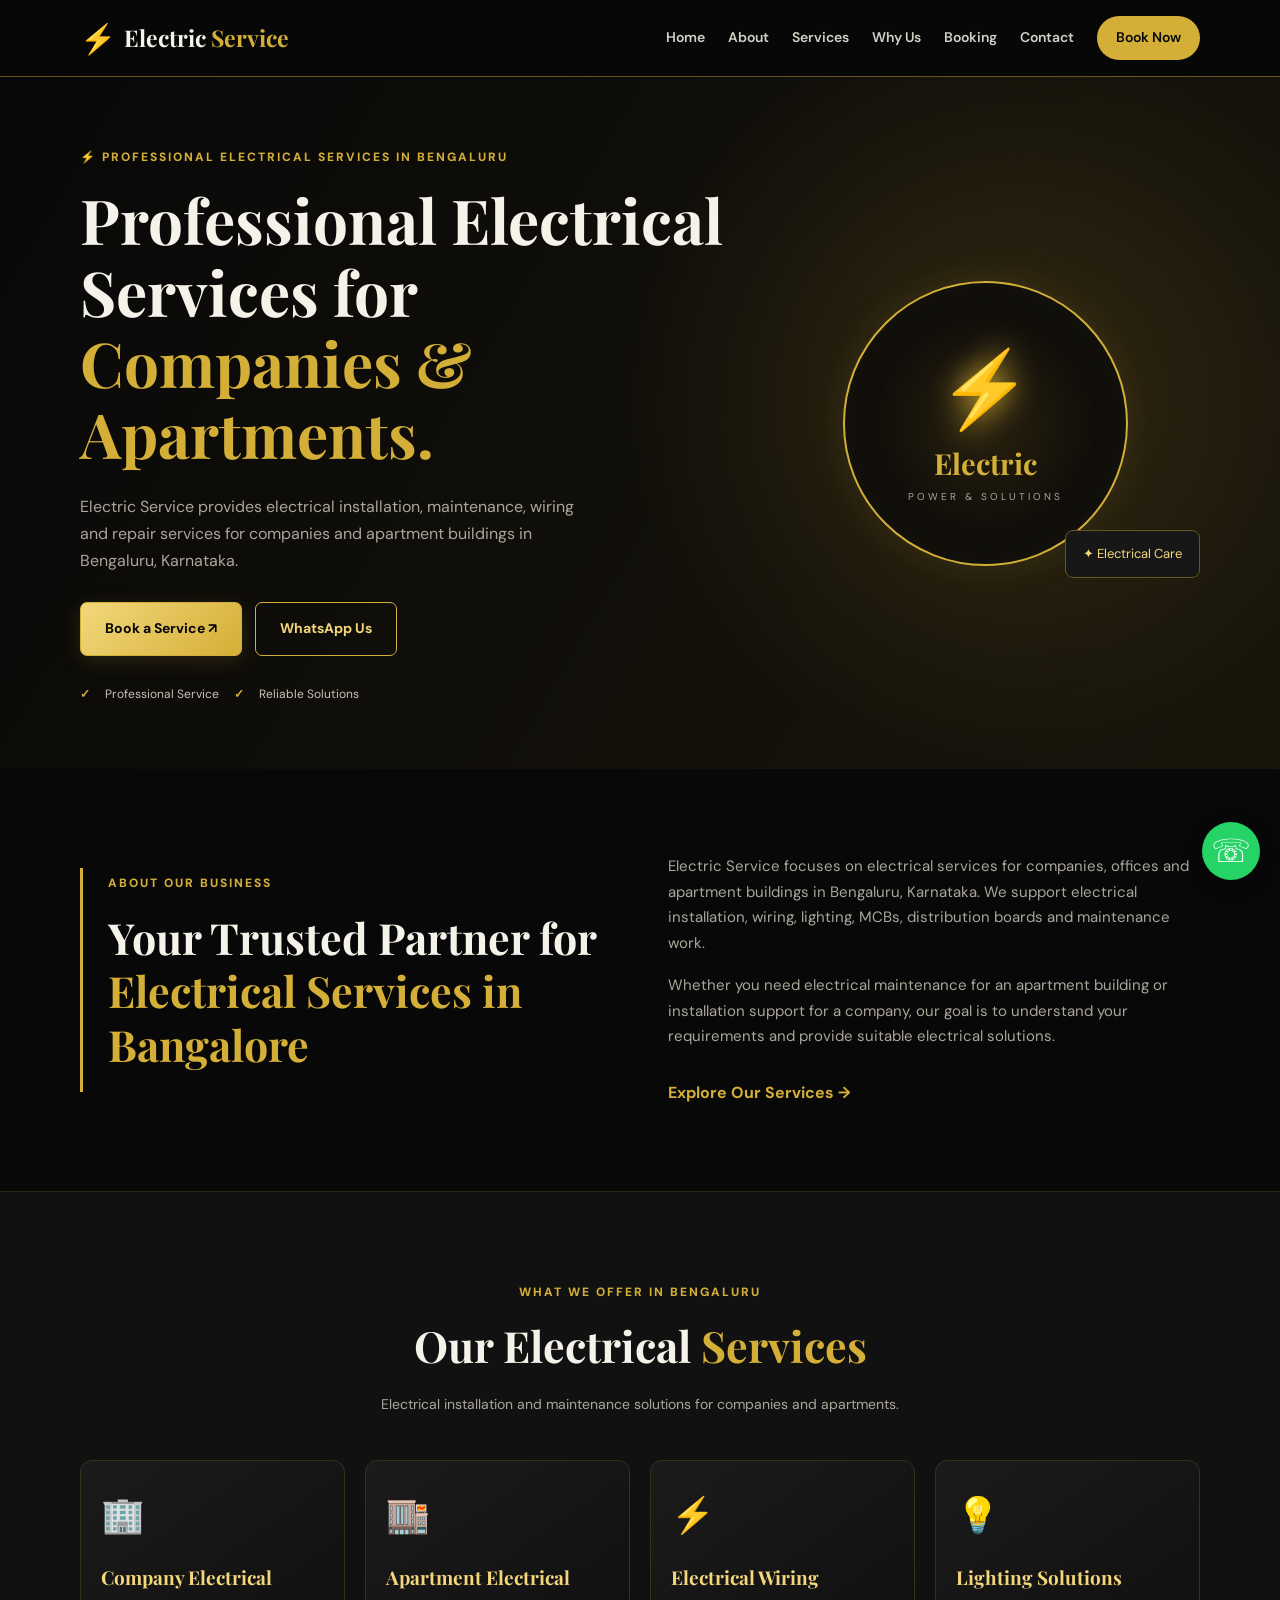
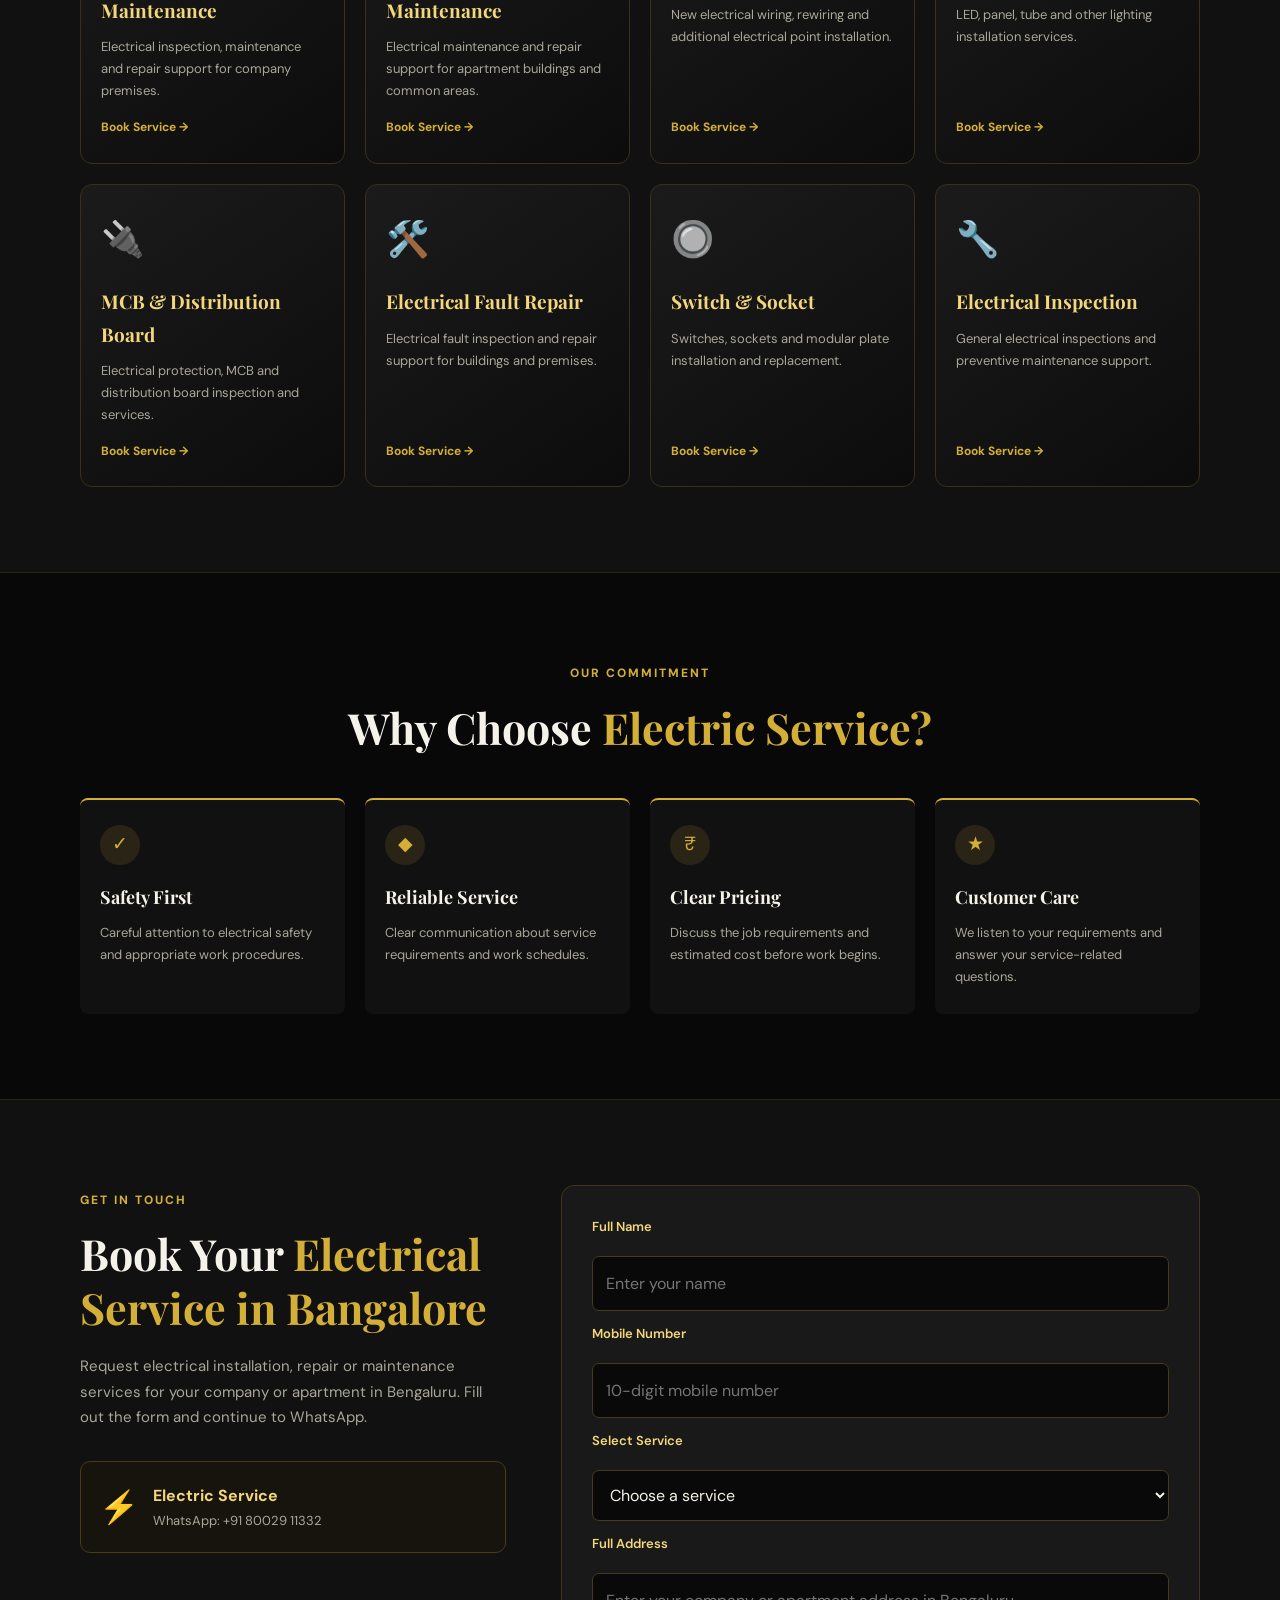
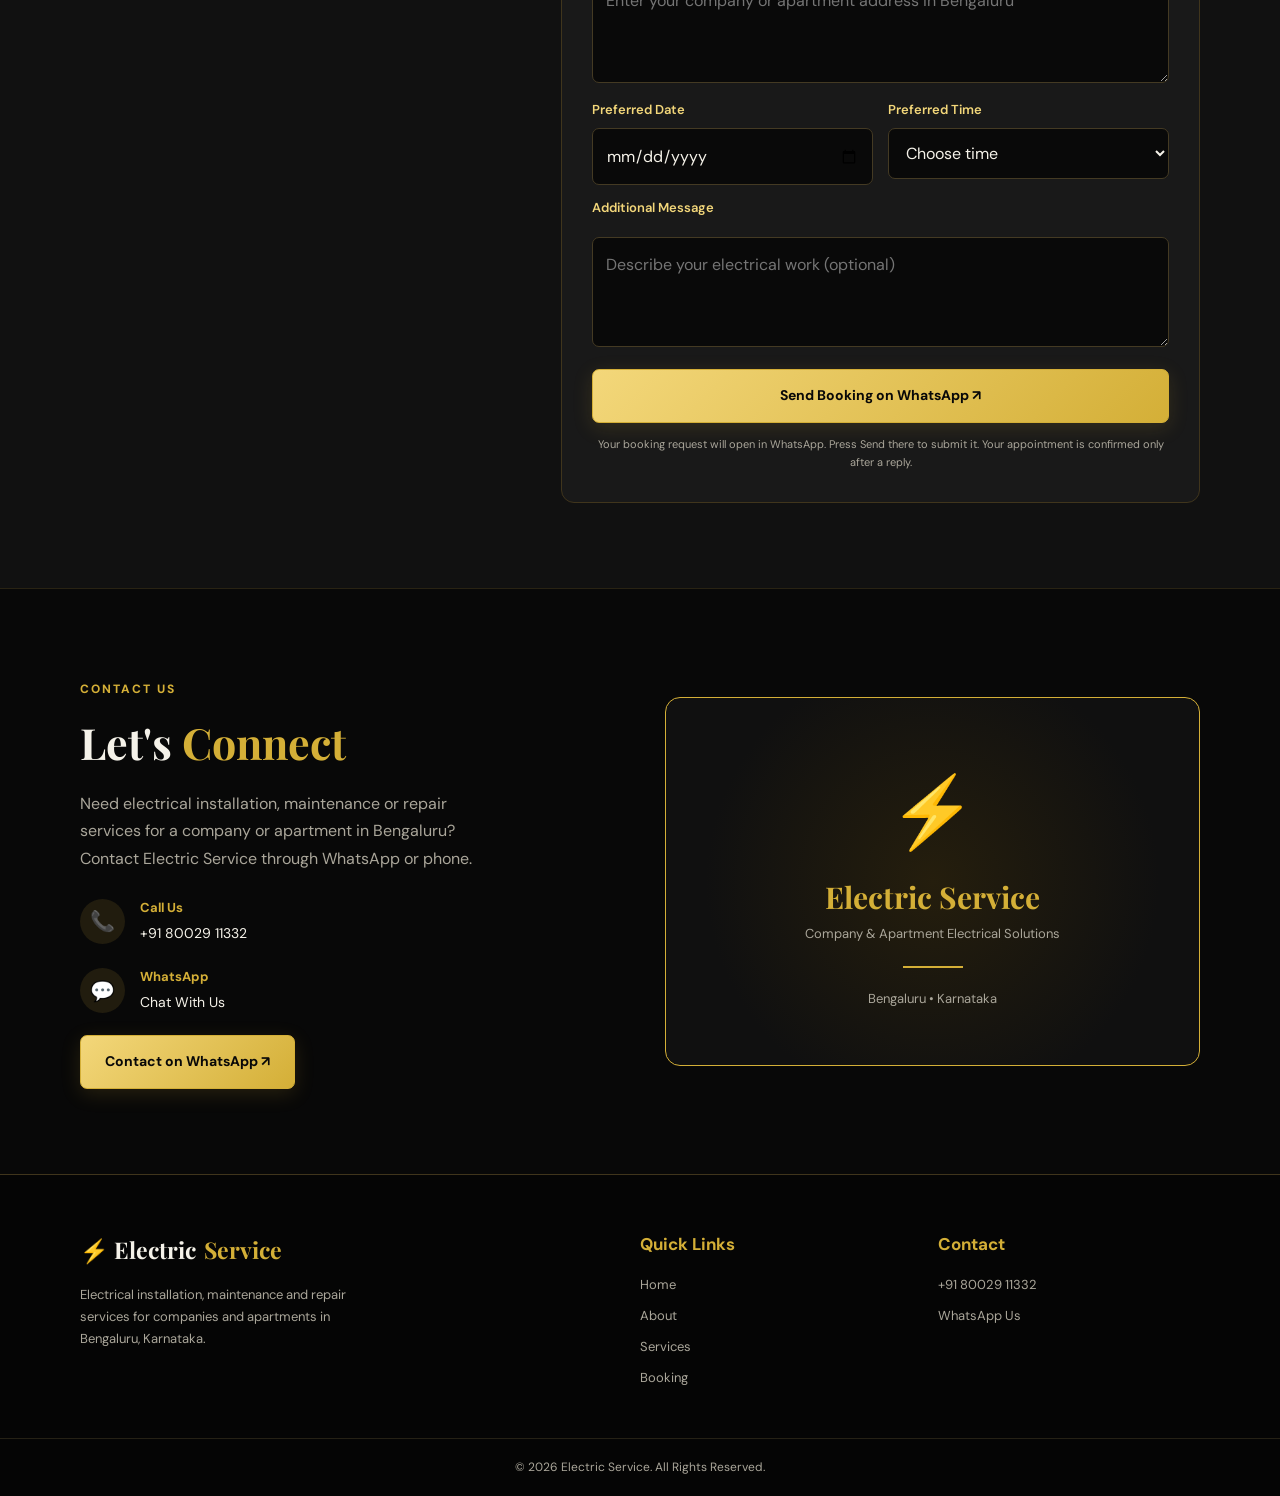
<file: index.html>
<!DOCTYPE html>
<html lang="en-IN">
<head>
  <meta charset="UTF-8">
  <meta name="viewport" content="width=device-width, initial-scale=1.0">
  <meta name="theme-color" content="#080808">

  <!-- Primary SEO -->
  <title>Electrical Services in Bangalore | Company & Apartment</title>
  <meta name="description" content="Professional electrical services in Bengaluru, Bangalore for companies and apartments. Electrical installation, maintenance, wiring, repairs and support. Contact Electric Service today.">
  <meta name="robots" content="index, follow">
  <meta name="author" content="Electric Service">
  <meta name="googlebot" content="index, follow">
  <link rel="canonical" href="https://smartcoolac.github.io/electric-service/">

  <!-- Open Graph SEO -->
  <meta property="og:type" content="website">
  <meta property="og:title" content="Electrical Services in Bangalore | Electric Service">
  <meta property="og:description" content="Electrical installation, maintenance and repair services for companies and apartments in Bengaluru, Karnataka.">
  <meta property="og:url" content="https://smartcoolac.github.io/electric-service/">
  <meta property="og:site_name" content="Electric Service">
  <meta property="og:locale" content="en_IN">

  <!-- Twitter / Social Sharing -->
  <meta name="twitter:card" content="summary">
  <meta name="twitter:title" content="Electrical Services in Bangalore">
  <meta name="twitter:description" content="Professional electrical services for companies and apartments in Bengaluru.">

  <!-- Local Business Structured Data -->
  <script type="application/ld+json">
  {
    "@context": "https://schema.org",
    "@type": "Electrician",
    "name": "Electric Service",
    "url": "https://smartcoolac.github.io/electric-service/",
    "telephone": "+918002911332",
    "description": "Electrical installation, maintenance, wiring and repair services for companies and apartments in Bengaluru, Karnataka.",
    "areaServed": {
      "@type": "City",
      "name": "Bengaluru",
      "containedInPlace": {
        "@type": "State",
        "name": "Karnataka"
      }
    },
    "serviceType": [
      "Company Electrical Maintenance",
      "Apartment Electrical Maintenance",
      "Electrical Installation",
      "Electrical Wiring",
      "Electrical Fault Repair",
      "Lighting Installation"
    ]
  }
  </script>

  <!-- Fonts -->
  <link rel="preconnect" href="https://fonts.googleapis.com">
  <link rel="preconnect" href="https://fonts.gstatic.com" crossorigin>
  <link href="https://fonts.googleapis.com/css2?family=DM+Sans:wght@400;500;600;700;800&family=Playfair+Display:wght@600;700;800&display=swap" rel="stylesheet">

  <!-- CSS and JavaScript -->
  <link rel="stylesheet" href="style.css">
  <script src="script.js" defer></script>
</head>

<body>

<header class="header">
  <div class="container nav">
    <a href="#home" class="logo">
      <span class="logo-icon">⚡</span>
      <span>Electric <b>Service</b></span>
    </a>

    <button type="button" class="menu-btn" id="menuBtn"
      aria-label="Open navigation"
      aria-expanded="false"
      aria-controls="navLinks">
      <span></span>
      <span></span>
      <span></span>
    </button>

    <nav class="nav-links" id="navLinks" aria-label="Main navigation">
      <a href="#home">Home</a>
      <a href="#about">About</a>
      <a href="#services">Services</a>
      <a href="#why">Why Us</a>
      <a href="#booking">Booking</a>
      <a href="#contact">Contact</a>
      <a href="#booking" class="nav-cta">Book Now</a>
    </nav>
  </div>
</header>

<main>

<!-- HERO SECTION -->
<section class="hero" id="home">
  <div class="container hero-content">
    <div class="hero-text">
      <span class="eyebrow">⚡ PROFESSIONAL ELECTRICAL SERVICES IN BENGALURU</span>

      <h1>Professional Electrical Services for <span>Companies & Apartments.</span></h1>

      <p>
        Electric Service provides electrical installation, maintenance,
        wiring and repair services for companies and apartment buildings
        in Bengaluru, Karnataka.
      </p>

      <div class="hero-buttons">
        <a href="#booking" class="btn btn-gold">Book a Service ↗</a>
        <a href="https://wa.me/918002911332" class="btn btn-outline" target="_blank" rel="noopener noreferrer">WhatsApp Us</a>
      </div>

      <div class="hero-note">
        <span>✓</span> Professional Service
        <span>✓</span> Reliable Solutions
      </div>
    </div>

    <div class="hero-visual">
      <div class="electric-circle">
        <div class="circle-inner">
          <span class="big-bolt">⚡</span>
          <h2>Electric</h2>
          <p>POWER & SOLUTIONS</p>
        </div>
      </div>
      <div class="floating-label">✦ Electrical Care</div>
    </div>
  </div>
</section>

<!-- ABOUT SECTION -->
<section class="section" id="about">
  <div class="container about-grid">
    <div>
      <span class="eyebrow">ABOUT OUR BUSINESS</span>
      <h2 class="section-title">Your Trusted Partner for <span>Electrical Services in Bangalore</span></h2>
    </div>

    <div class="about-text">
      <p>
        Electric Service focuses on electrical services for companies,
        offices and apartment buildings in Bengaluru, Karnataka.
        We support electrical installation, wiring, lighting,
        MCBs, distribution boards and maintenance work.
      </p>

      <p>
        Whether you need electrical maintenance for an apartment
        building or installation support for a company, our goal
        is to understand your requirements and provide suitable
        electrical solutions.
      </p>

      <a href="#services" class="text-link">Explore Our Services →</a>
    </div>
  </div>
</section>

<!-- SERVICES SECTION -->
<section class="section section-dark" id="services">
  <div class="container">
    <div class="section-heading">
      <span class="eyebrow">WHAT WE OFFER IN BENGALURU</span>
      <h2 class="section-title">Our Electrical <span>Services</span></h2>
      <p>Electrical installation and maintenance solutions for companies and apartments.</p>
    </div>

    <div class="service-grid">

      <a href="#booking" class="service-card" data-service="Company Electrical Maintenance">
        <span class="service-icon">🏢</span>
        <h3>Company Electrical Maintenance</h3>
        <p>Electrical inspection, maintenance and repair support for company premises.</p>
        <span class="card-link">Book Service →</span>
      </a>

      <a href="#booking" class="service-card" data-service="Apartment Electrical Maintenance">
        <span class="service-icon">🏬</span>
        <h3>Apartment Electrical Maintenance</h3>
        <p>Electrical maintenance and repair support for apartment buildings and common areas.</p>
        <span class="card-link">Book Service →</span>
      </a>

      <a href="#booking" class="service-card" data-service="Electrical Wiring & Installation">
        <span class="service-icon">⚡</span>
        <h3>Electrical Wiring</h3>
        <p>New electrical wiring, rewiring and additional electrical point installation.</p>
        <span class="card-link">Book Service →</span>
      </a>

      <a href="#booking" class="service-card" data-service="Lighting Installation">
        <span class="service-icon">💡</span>
        <h3>Lighting Solutions</h3>
        <p>LED, panel, tube and other lighting installation services.</p>
        <span class="card-link">Book Service →</span>
      </a>

      <a href="#booking" class="service-card" data-service="MCB & Distribution Board Services">
        <span class="service-icon">🔌</span>
        <h3>MCB & Distribution Board</h3>
        <p>Electrical protection, MCB and distribution board inspection and services.</p>
        <span class="card-link">Book Service →</span>
      </a>

      <a href="#booking" class="service-card" data-service="Electrical Fault Repair">
        <span class="service-icon">🛠️</span>
        <h3>Electrical Fault Repair</h3>
        <p>Electrical fault inspection and repair support for buildings and premises.</p>
        <span class="card-link">Book Service →</span>
      </a>

      <a href="#booking" class="service-card" data-service="Switch & Socket Installation">
        <span class="service-icon">🔘</span>
        <h3>Switch & Socket</h3>
        <p>Switches, sockets and modular plate installation and replacement.</p>
        <span class="card-link">Book Service →</span>
      </a>

      <a href="#booking" class="service-card" data-service="Electrical Inspection & Maintenance">
        <span class="service-icon">🔧</span>
        <h3>Electrical Inspection</h3>
        <p>General electrical inspections and preventive maintenance support.</p>
        <span class="card-link">Book Service →</span>
      </a>

    </div>
  </div>
</section>

<!-- WHY CHOOSE US -->
<section class="section" id="why">
  <div class="container">
    <div class="section-heading">
      <span class="eyebrow">OUR COMMITMENT</span>
      <h2 class="section-title">Why Choose <span>Electric Service?</span></h2>
    </div>

    <div class="why-grid">
      <div class="why-card">
        <span>✓</span>
        <h3>Safety First</h3>
        <p>Careful attention to electrical safety and appropriate work procedures.</p>
      </div>

      <div class="why-card">
        <span>◆</span>
        <h3>Reliable Service</h3>
        <p>Clear communication about service requirements and work schedules.</p>
      </div>

      <div class="why-card">
        <span>₹</span>
        <h3>Clear Pricing</h3>
        <p>Discuss the job requirements and estimated cost before work begins.</p>
      </div>

      <div class="why-card">
        <span>★</span>
        <h3>Customer Care</h3>
        <p>We listen to your requirements and answer your service-related questions.</p>
      </div>
    </div>
  </div>
</section>

<!-- BOOKING SECTION -->
<section class="section section-dark" id="booking">
  <div class="container booking-container">

    <div class="booking-intro">
      <span class="eyebrow">GET IN TOUCH</span>

      <h2 class="section-title">Book Your <span>Electrical Service in Bangalore</span></h2>

      <p>
        Request electrical installation, repair or maintenance
        services for your company or apartment in Bengaluru.
        Fill out the form and continue to WhatsApp.
      </p>

      <div class="booking-contact">
        <span>⚡</span>
        <div>
          <b>Electric Service</b>
          <p>WhatsApp: +91 80029 11332</p>
        </div>
      </div>
    </div>

    <form id="bookingForm" class="booking-form">
      <label for="customerName">Full Name</label>
      <input id="customerName" type="text" placeholder="Enter your name" required minlength="2">

      <label for="customerPhone">Mobile Number</label>
      <input id="customerPhone" type="tel" inputmode="numeric" placeholder="10-digit mobile number" pattern="[6-9][0-9]{9}" maxlength="10" required>

      <label for="serviceSelect">Select Service</label>
      <select id="serviceSelect" required>
        <option value="">Choose a service</option>
        <option>Company Electrical Maintenance</option>
        <option>Apartment Electrical Maintenance</option>
        <option>Electrical Wiring & Installation</option>
        <option>Fan Installation & Repair</option>
        <option>Light & LED Installation</option>
        <option>MCB & Distribution Board Services</option>
        <option>Electrical Fault Repair</option>
        <option>Switch & Socket Installation</option>
        <option>Electrical Inspection & Maintenance</option>
        <option>Other Electrical Work</option>
      </select>

      <label for="customerAddress">Full Address</label>
      <textarea id="customerAddress" rows="3" placeholder="Enter your company or apartment address in Bengaluru" required></textarea>

      <div class="form-row">
        <div>
          <label for="bookingDate">Preferred Date</label>
          <input id="bookingDate" type="date" required>
        </div>

        <div>
          <label for="bookingTime">Preferred Time</label>
          <select id="bookingTime" required>
            <option value="">Choose time</option>
            <option>9 AM - 12 PM</option>
            <option>12 PM - 3 PM</option>
            <option>3 PM - 6 PM</option>
            <option>6 PM - 8 PM</option>
          </select>
        </div>
      </div>

      <label for="customerMessage">Additional Message</label>
      <textarea id="customerMessage" rows="3" placeholder="Describe your electrical work (optional)"></textarea>

      <button type="submit" class="btn btn-gold submit-btn">Send Booking on WhatsApp ↗</button>

      <p class="form-note">
        Your booking request will open in WhatsApp.
        Press Send there to submit it. Your appointment
        is confirmed only after a reply.
      </p>
    </form>
  </div>
</section>

<!-- CONTACT SECTION -->
<section class="section" id="contact">
  <div class="container contact-grid">

    <div>
      <span class="eyebrow">CONTACT US</span>

      <h2 class="section-title">Let's <span>Connect</span></h2>

      <p>
        Need electrical installation, maintenance or repair
        services for a company or apartment in Bengaluru?
        Contact Electric Service through WhatsApp or phone.
      </p>

      <div class="contact-item">
        <span>📞</span>
        <div>
          <b>Call Us</b>
          <a href="tel:+918002911332">+91 80029 11332</a>
        </div>
      </div>

      <div class="contact-item">
        <span>💬</span>
        <div>
          <b>WhatsApp</b>
          <a href="https://wa.me/918002911332" target="_blank" rel="noopener noreferrer">Chat With Us</a>
        </div>
      </div>

      <a href="https://wa.me/918002911332" class="btn btn-gold" target="_blank" rel="noopener noreferrer">Contact on WhatsApp ↗</a>
    </div>

    <div class="contact-box">
      <span class="contact-bolt">⚡</span>
      <h3>Electric Service</h3>
      <p>Company & Apartment Electrical Solutions</p>
      <div class="contact-line"></div>
      <p>Bengaluru • Karnataka</p>
    </div>

  </div>
</section>

</main>

<!-- FOOTER -->
<footer class="footer">
  <div class="container footer-grid">

    <div>
      <a href="#home" class="logo">⚡ Electric <b>Service</b></a>
      <p>Electrical installation, maintenance and repair services for companies and apartments in Bengaluru, Karnataka.</p>
    </div>

    <div>
      <h3>Quick Links</h3>
      <a href="#home">Home</a>
      <a href="#about">About</a>
      <a href="#services">Services</a>
      <a href="#booking">Booking</a>
    </div>

    <div>
      <h3>Contact</h3>
      <a href="tel:+918002911332">+91 80029 11332</a>
      <a href="https://wa.me/918002911332" target="_blank" rel="noopener noreferrer">WhatsApp Us</a>
    </div>

  </div>

  <div class="copyright">
    © <span id="currentYear">2026</span> Electric Service. All Rights Reserved.
  </div>
</footer>

<a href="https://wa.me/918002911332"
   class="whatsapp-float"
   target="_blank"
   rel="noopener noreferrer"
   aria-label="Contact Electric Service on WhatsApp">
  <span>☏</span>
</a>

</body>
</html>
</file>
<file: style.css>
:root {
  --black: #080808;
  --panel: #111111;
  --gold: #d4af37;
  --gold-light: #f3d77a;
  --white: #f5f2e9;
  --muted: #aaa69a;
  --green: #25d366;
  --head: 'Playfair Display', Georgia, serif;
  --body: 'DM Sans', Arial, sans-serif;
}

* {
  margin: 0;
  padding: 0;
  box-sizing: border-box;
}

html {
  scroll-behavior: smooth;
  scroll-padding-top: 85px;
}

body {
  background: var(--black);
  color: var(--white);
  font-family: var(--body);
  line-height: 1.7;
  overflow-x: hidden;
}

a {
  color: inherit;
  text-decoration: none;
}

button, input, select, textarea {
  font: inherit;
}

button, a {
  -webkit-tap-highlight-color: transparent;
}

.container {
  width: min(1120px, 92%);
  margin: auto;
}

.section {
  padding: 85px 0;
}

.section-dark {
  background: var(--panel);
  border-top: 1px solid #292313;
  border-bottom: 1px solid #292313;
}

/* HEADER */

.header {
  position: sticky;
  top: 0;
  z-index: 9999;
  background: rgba(8,8,8,.98);
  border-bottom: 1px solid rgba(212,175,55,.45);
  backdrop-filter: blur(12px);
}

.nav {
  min-height: 76px;
  display: flex;
  justify-content: space-between;
  align-items: center;
  gap: 20px;
  position: relative;
}

.logo {
  display: inline-flex;
  align-items: center;
  gap: 8px;
  font-family: var(--head);
  font-size: 23px;
  font-weight: 700;
  white-space: nowrap;
}

.logo b {
  color: var(--gold);
}

.logo-icon {
  font-size: 29px;
  color: var(--gold);
}

/* DESKTOP NAV */

.nav-links {
  display: flex;
  align-items: center;
  gap: 23px;
}

.nav-links a {
  color: #d3d0c7;
  font-size: 14px;
  font-weight: 600;
  transition: .25s;
}

.nav-links a:hover {
  color: var(--gold-light);
}

.nav-links .nav-cta {
  padding: 10px 19px;
  color: #080808;
  background: var(--gold);
  border-radius: 30px;
}

/* HAMBURGER */

.menu-btn {
  display: none;
  width: 46px;
  height: 46px;
  padding: 9px;
  background: transparent;
  border: 0;
  cursor: pointer;
  flex-direction: column;
  justify-content: center;
  align-items: center;
  gap: 6px;
  position: relative;
  z-index: 10002;
  touch-action: manipulation;
}

.menu-btn span {
  display: block;
  width: 27px;
  height: 3px;
  background: var(--gold);
  border-radius: 5px;
  transition: .25s;
}

.menu-btn.active span:first-child {
  transform: translateY(9px) rotate(45deg);
}

.menu-btn.active span:nth-child(2) {
  opacity: 0;
}

.menu-btn.active span:last-child {
  transform: translateY(-9px) rotate(-45deg);
}

/* BUTTONS */

.btn {
  display: inline-flex;
  align-items: center;
  justify-content: center;
  gap: 9px;
  padding: 14px 24px;
  border-radius: 7px;
  font-size: 14px;
  font-weight: 700;
  border: 1px solid var(--gold);
  transition: .3s;
  cursor: pointer;
}

.btn-gold {
  color: #080808;
  background: linear-gradient(135deg,var(--gold-light),var(--gold));
  box-shadow: 0 5px 20px rgba(212,175,55,.15);
}

.btn-gold:hover {
  transform: translateY(-3px);
  box-shadow: 0 10px 25px rgba(212,175,55,.3);
}

.btn-outline {
  color: var(--gold-light);
  background: transparent;
}

.btn-outline:hover {
  background: var(--gold);
  color: #000;
}

/* HERO */

.hero {
  min-height: 570px;
  display: flex;
  align-items: center;
  overflow: hidden;
  background:
    radial-gradient(circle at 78% 45%,rgba(212,175,55,.15),transparent 35%),
    linear-gradient(120deg,#080808,#19150b);
}

.hero-content {
  display: grid;
  grid-template-columns: 1.2fr .8fr;
  gap: 45px;
  align-items: center;
  padding: 65px 0;
}

.eyebrow {
  display: inline-block;
  color: var(--gold);
  font-size: 12px;
  font-weight: 800;
  letter-spacing: 2px;
  margin-bottom: 17px;
}

.hero h1 {
  font-family: var(--head);
  font-size: clamp(38px,5vw,62px);
  line-height: 1.15;
  margin-bottom: 23px;
}

.hero h1 span,
.section-title span {
  color: var(--gold);
}

.hero-text > p {
  max-width: 510px;
  color: var(--muted);
  font-size: 16px;
}

.hero-buttons {
  display: flex;
  flex-wrap: wrap;
  gap: 13px;
  margin-top: 28px;
}

.hero-note {
  display: flex;
  flex-wrap: wrap;
  gap: 15px;
  margin-top: 28px;
  color: #c8c3b5;
  font-size: 12px;
}

.hero-note span {
  color: var(--gold);
  font-weight: 800;
}

.hero-visual {
  position: relative;
  display: flex;
  align-items: center;
  justify-content: center;
  min-height: 350px;
}

.electric-circle {
  width: 285px;
  height: 285px;
  border: 2px solid var(--gold);
  border-radius: 50%;
  display: grid;
  place-items: center;
  background: radial-gradient(circle,#2a210e,#090909 70%);
  box-shadow: 0 0 35px rgba(212,175,55,.12),
              inset 0 0 35px rgba(212,175,55,.1);
  animation: float 4s ease-in-out infinite;
}

.circle-inner {
  text-align: center;
}

.big-bolt {
  display: block;
  font-size: 75px;
  line-height: 1.3;
  filter: drop-shadow(0 0 15px var(--gold));
}

.circle-inner h2 {
  font-family: var(--head);
  font-size: 29px;
  color: var(--gold);
}

.circle-inner p {
  font-size: 10px;
  letter-spacing: 3px;
  color: var(--muted);
}

.floating-label {
  position: absolute;
  right: 0;
  bottom: 20px;
  padding: 12px 17px;
  background: #171717;
  border: 1px solid #675522;
  border-radius: 8px;
  color: var(--gold-light);
  font-size: 13px;
}

@keyframes float {
  0%,100% { transform: translateY(0); }
  50% { transform: translateY(-12px); }
}

/* SECTION HEADINGS */

.section-title {
  font-family: var(--head);
  font-size: clamp(30px,4vw,43px);
  line-height: 1.25;
  margin-bottom: 20px;
}

.section-heading {
  text-align: center;
  margin-bottom: 43px;
}

.section-heading > p {
  color: var(--muted);
  font-size: 14px;
}

/* ABOUT */

.about-grid {
  display: grid;
  grid-template-columns: 1fr 1fr;
  gap: 55px;
  align-items: center;
}

.about-grid > div:first-child {
  border-left: 3px solid var(--gold);
  padding-left: 25px;
}

.about-text p {
  color: var(--muted);
  margin-bottom: 17px;
  font-size: 15px;
}

.text-link {
  display: inline-block;
  color: var(--gold);
  font-weight: 700;
  margin-top: 12px;
}

/* SERVICES */

.service-grid {
  display: grid;
  grid-template-columns: repeat(4,1fr);
  gap: 20px;
}

.service-card {
  display: flex;
  flex-direction: column;
  min-height: 230px;
  padding: 25px 20px;
  border: 1px solid #39301b;
  border-radius: 12px;
  background: linear-gradient(145deg,#1b1b1b,#0c0c0c);
  transition: .3s;
}

.service-card:hover {
  transform: translateY(-7px);
  border-color: var(--gold);
  box-shadow: 0 10px 30px rgba(212,175,55,.12);
}

.service-icon {
  font-size: 35px;
  margin-bottom: 16px;
}

.service-card h3 {
  font-family: var(--head);
  color: var(--gold-light);
  font-size: 19px;
  margin-bottom: 10px;
}

.service-card p {
  color: var(--muted);
  font-size: 13px;
  margin-bottom: 15px;
}

.card-link {
  margin-top: auto;
  color: var(--gold);
  font-size: 12px;
  font-weight: 700;
}

/* WHY US */

.why-grid {
  display: grid;
  grid-template-columns: repeat(4,1fr);
  gap: 20px;
}

.why-card {
  padding: 25px 20px;
  background: var(--panel);
  border-top: 2px solid var(--gold);
  border-radius: 8px;
}

.why-card > span {
  display: grid;
  place-items: center;
  width: 40px;
  height: 40px;
  margin-bottom: 17px;
  background: rgba(212,175,55,.12);
  border-radius: 50%;
  color: var(--gold);
  font-size: 19px;
}

.why-card h3 {
  font-family: var(--head);
  font-size: 18px;
  margin-bottom: 10px;
}

.why-card p {
  color: var(--muted);
  font-size: 13px;
}

/* BOOKING */

.booking-container {
  display: grid;
  grid-template-columns: .8fr 1.2fr;
  gap: 55px;
  align-items: start;
}

.booking-intro {
  position: sticky;
  top: 110px;
}

.booking-intro > p {
  color: var(--muted);
  font-size: 15px;
}

.booking-contact {
  display: flex;
  align-items: center;
  gap: 14px;
  padding: 18px;
  margin-top: 30px;
  border: 1px solid #4a3c1b;
  border-radius: 10px;
  background: #17140d;
}

.booking-contact > span {
  font-size: 32px;
}

.booking-contact b {
  color: var(--gold-light);
}

.booking-contact p {
  color: var(--muted);
  font-size: 13px;
}

.booking-form {
  padding: 30px;
  background: #191919;
  border: 1px solid #40351c;
  border-radius: 13px;
  display: grid;
  gap: 12px;
}

.booking-form label {
  color: var(--gold-light);
  font-size: 13px;
  font-weight: 600;
}

.booking-form input,
.booking-form select,
.booking-form textarea {
  width: 100%;
  margin-top: 6px;
  padding: 13px;
  background: #090909;
  color: var(--white);
  border: 1px solid #443a23;
  border-radius: 7px;
  outline: none;
}

.booking-form input:focus,
.booking-form select:focus,
.booking-form textarea:focus {
  border-color: var(--gold);
  box-shadow: 0 0 10px rgba(212,175,55,.12);
}

.booking-form select {
  color-scheme: dark;
}

.form-row {
  display: grid;
  grid-template-columns: 1fr 1fr;
  gap: 15px;
}

.submit-btn {
  width: 100%;
  margin-top: 10px;
}

.form-note {
  color: var(--muted);
  text-align: center;
  font-size: 11px;
}

/* CONTACT */

.contact-grid {
  display: grid;
  grid-template-columns: 1fr 1fr;
  gap: 50px;
  align-items: center;
}

.contact-grid > div:first-child > p {
  color: var(--muted);
  max-width: 430px;
  margin-bottom: 25px;
}

.contact-item {
  display: flex;
  align-items: center;
  gap: 15px;
  margin-bottom: 20px;
}

.contact-item > span {
  width: 45px;
  height: 45px;
  display: grid;
  place-items: center;
  border-radius: 50%;
  background: #211c0e;
  font-size: 20px;
}

.contact-item b {
  display: block;
  color: var(--gold);
  font-size: 13px;
}

.contact-item a {
  color: var(--white);
  font-size: 14px;
}

.contact-box {
  padding: 55px 25px;
  text-align: center;
  border: 1px solid var(--gold);
  border-radius: 15px;
  background: radial-gradient(circle,#251e0d,#101010 70%);
}

.contact-bolt {
  font-size: 70px;
}

.contact-box h3 {
  font-family: var(--head);
  font-size: 30px;
  color: var(--gold);
}

.contact-box p {
  color: var(--muted);
  font-size: 13px;
}

.contact-line {
  width: 60px;
  height: 2px;
  background: var(--gold);
  margin: 20px auto;
}

/* FOOTER */

.footer {
  background: #050505;
  border-top: 1px solid #40351c;
  padding-top: 55px;
}

.footer-grid {
  display: grid;
  grid-template-columns: 2fr 1fr 1fr;
  gap: 35px;
  padding-bottom: 40px;
}

.footer-grid p {
  max-width: 300px;
  color: var(--muted);
  font-size: 13px;
  margin-top: 15px;
}

.footer-grid h3 {
  color: var(--gold);
  font-size: 17px;
  margin-bottom: 15px;
}

.footer-grid > div > a:not(.logo) {
  display: block;
  color: var(--muted);
  font-size: 13px;
  margin-bottom: 9px;
}

.copyright {
  border-top: 1px solid #252115;
  padding: 18px 10px;
  text-align: center;
  color: var(--muted);
  font-size: 12px;
}

/* WHATSAPP FLOAT */

.whatsapp-float {
  position: fixed;
  right: 20px;
  bottom: 20px;
  z-index: 9000;
  width: 58px;
  height: 58px;
  display: grid;
  place-items: center;
  border-radius: 50%;
  background: var(--green);
  color: white;
  font-size: 32px;
  box-shadow: 0 5px 20px rgba(0,0,0,.4);
  animation: pulse 2.5s infinite;
}

@keyframes pulse {
  0%,100% { box-shadow: 0 0 0 0 rgba(37,211,102,.35); }
  50% { box-shadow: 0 0 0 12px rgba(37,211,102,0); }
}

/* TABLET */

@media(max-width:950px) {
  .service-grid,
  .why-grid {
    grid-template-columns: repeat(2,1fr);
  }

  .nav-links {
    gap: 12px;
  }

  .nav-links a {
    font-size: 12px;
  }
}

/* MOBILE MENU */

@media(max-width:760px) {

  .nav {
    min-height: 68px;
  }

  .menu-btn {
    display: flex;
  }

  /* Closed menu */
  .nav-links {
    display: none;
    position: absolute;
    top: 100%;
    left: 0;
    right: 0;
    width: 100%;
    flex-direction: column;
    align-items: stretch;
    gap: 0;
    padding: 12px 20px 20px;
    background: #080808;
    border-bottom: 2px solid var(--gold);
    box-shadow: 0 12px 20px rgba(0,0,0,.5);
    z-index: 10001;
  }

  /* Open menu */
  .nav-links.open {
    display: flex;
  }

  .nav-links a {
    display: block;
    padding: 13px 5px;
    font-size: 15px;
    color: white;
    border-bottom: 1px solid #292313;
  }

  .nav-links .nav-cta {
    text-align: center;
    margin-top: 12px;
    border: 0;
  }

  .hero-content,
  .about-grid,
  .booking-container,
  .contact-grid {
    grid-template-columns: 1fr;
  }

  .hero-content {
    text-align: center;
    padding: 45px 0 55px;
  }

  .hero-text > p {
    margin: auto;
  }

  .hero-buttons,
  .hero-note {
    justify-content: center;
  }

  .hero-visual {
    min-height: 260px;
    order: -1;
  }

  .electric-circle {
    width: 220px;
    height: 220px;
  }

  .big-bolt {
    font-size: 55px;
  }

  .floating-label {
    right: 5px;
    bottom: 0;
  }

  .about-grid {
    gap: 25px;
  }

  .booking-intro {
    position: static;
  }

  .footer-grid {
    grid-template-columns: 1fr 1fr;
  }

  .footer-grid > div:first-child {
    grid-column: 1/-1;
  }
}

/* SMALL MOBILE */

@media(max-width:480px) {

  .container {
    width: 90%;
  }

  .section {
    padding: 65px 0;
  }

  .logo {
    font-size: 19px;
  }

  .hero h1 {
    font-size: 36px;
  }

  .hero-text > p {
    font-size: 14px;
  }

  .hero-buttons {
    flex-direction: column;
  }

  .hero-buttons .btn {
    width: 100%;
  }

  .service-grid,
  .why-grid {
    grid-template-columns: 1fr 1fr;
    gap: 12px;
  }

  .service-card {
    min-height: 220px;
    padding: 17px 12px;
  }

  .service-card h3 {
    font-size: 16px;
  }

  .service-card p {
    font-size: 12px;
  }

  .service-icon {
    font-size: 29px;
  }

  .why-card {
    padding: 17px 12px;
  }

  .why-card h3 {
    font-size: 15px;
  }

  .why-card p {
    font-size: 12px;
  }

  .booking-form {
    padding: 18px 13px;
  }

  .form-row {
    grid-template-columns: 1fr;
  }

  .footer-grid {
    grid-template-columns: 1fr;
  }

  .footer-grid > div:first-child {
    grid-column: auto;
  }

  .contact-box {
    padding: 40px 15px;
  }

  .whatsapp-float {
    width: 53px;
    height: 53px;
    right: 15px;
    bottom: 15px;
  }
}

@media(prefers-reduced-motion:reduce) {
  *,*::before,*::after {
    animation: none !important;
    transition: none !important;
    scroll-behavior: auto !important;
  }
}
</file>
